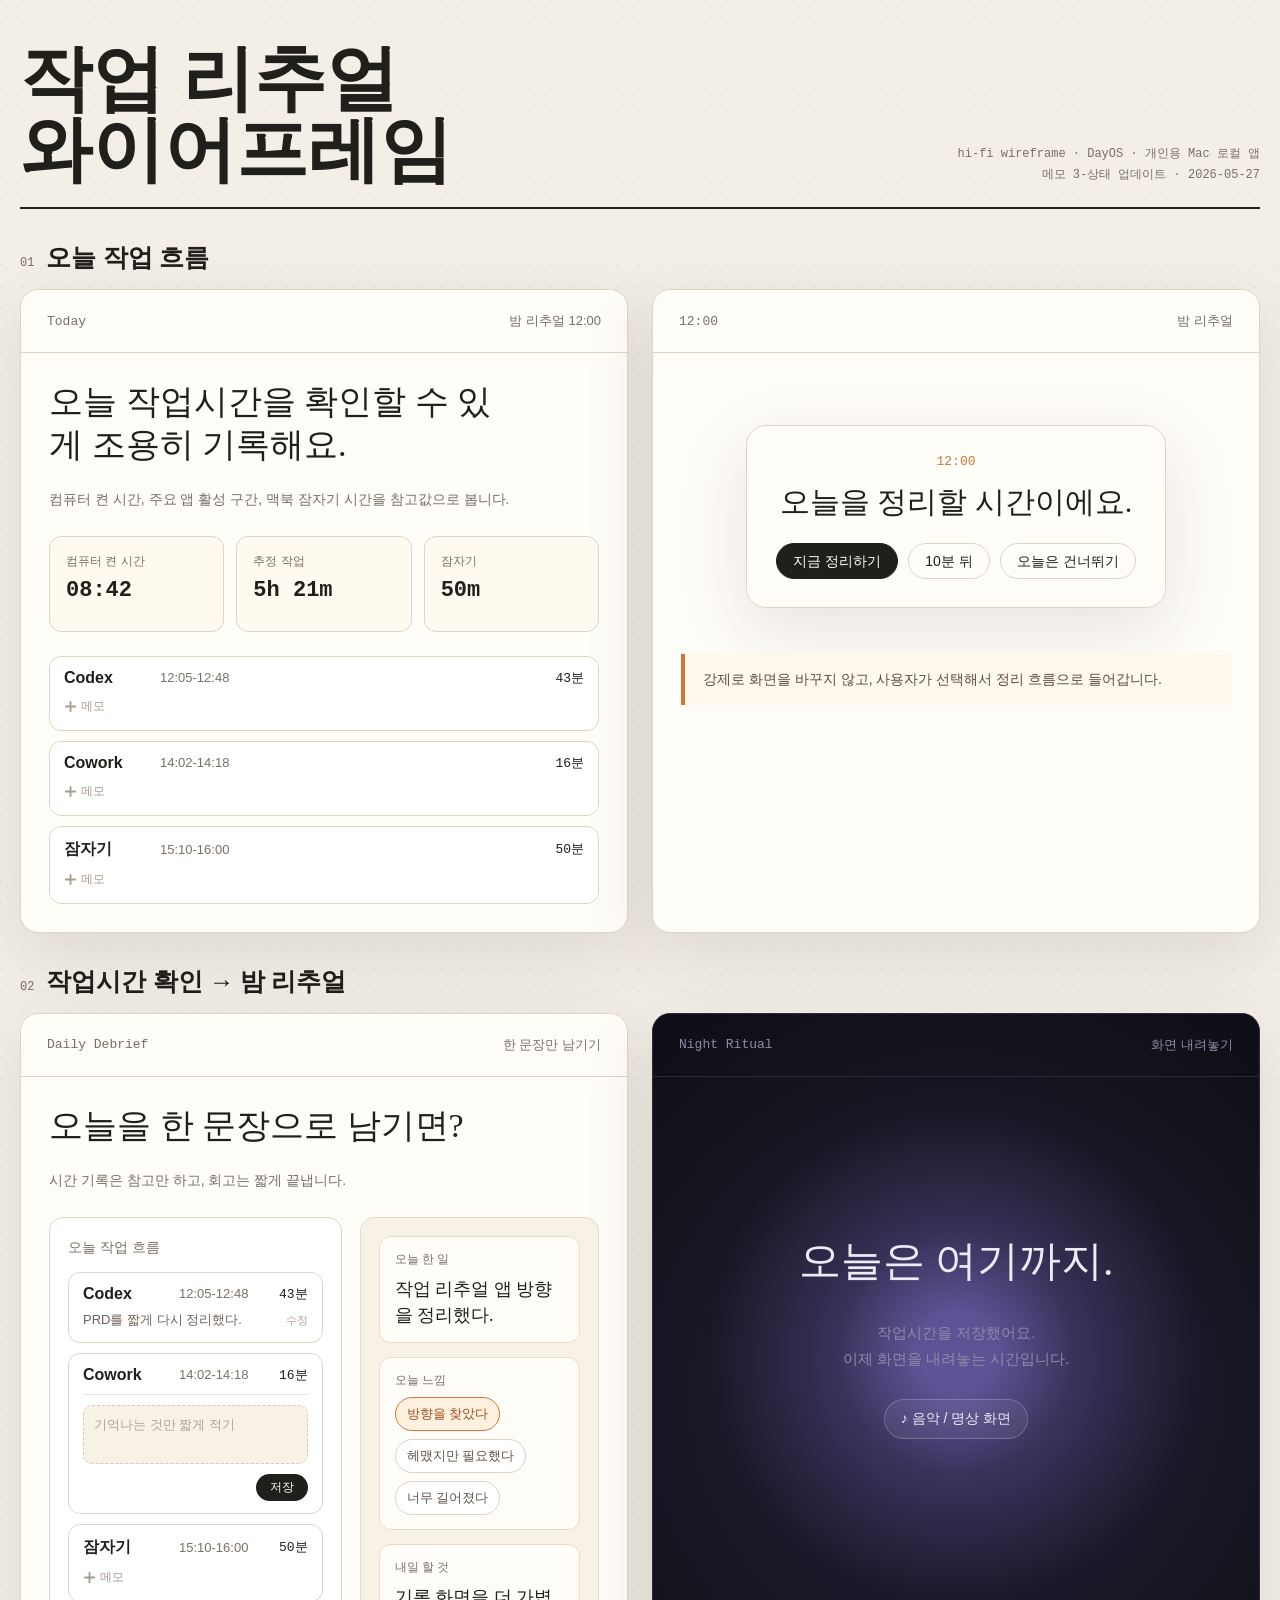
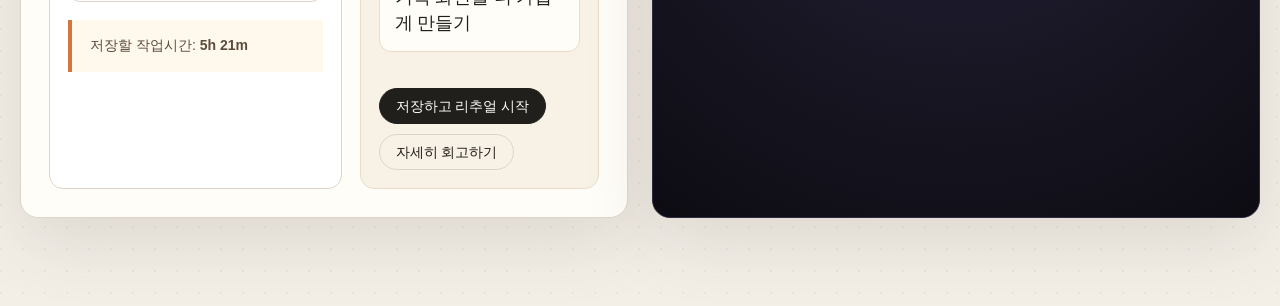
<file: WIREFRAME.html>
<!doctype html>
<html lang="ko">
<head>
  <meta charset="utf-8">
  <meta name="viewport" content="width=device-width, initial-scale=1">
  <title>DayOS · 작업 리추얼 와이어프레임</title>
  <style>
    :root {
      --bg: #f3efe7;
      --paper: #fffdf8;
      --ink: #211f1b;
      --muted: #777066;
      --line: #ded5c6;
      --soft: #f8f1e6;
      --accent: #d2763d;
      --night: #171521;
      --night-ink: #eeeaf5;
      --night-soft: #8f89a8;
      --night-accent: #8c7fe2;
      --shadow: 0 22px 70px rgba(54, 44, 30, 0.12);
    }

    * { box-sizing: border-box; }

    body {
      margin: 0;
      background:
        radial-gradient(circle at 1px 1px, rgba(33, 31, 27, 0.05) 1px, transparent 0),
        var(--bg);
      background-size: 22px 22px;
      color: var(--ink);
      font-family: ui-sans-serif, -apple-system, BlinkMacSystemFont, "Apple SD Gothic Neo", "Noto Sans KR", sans-serif;
    }

    .page {
      width: min(1280px, calc(100% - 40px));
      margin: 0 auto;
      padding: 44px 0 88px;
    }

    header {
      display: flex;
      justify-content: space-between;
      align-items: flex-end;
      gap: 32px;
      padding-bottom: 22px;
      border-bottom: 2px solid var(--ink);
      margin-bottom: 34px;
    }

    h1 {
      margin: 0;
      font-family: ui-serif, Georgia, "Apple SD Gothic Neo", serif;
      font-size: clamp(36px, 6vw, 72px);
      line-height: 0.98;
      font-weight: 650;
    }

    .meta {
      max-width: 340px;
      color: var(--muted);
      font-family: ui-monospace, SFMono-Regular, Menlo, Consolas, monospace;
      font-size: 12px;
      line-height: 1.7;
      text-align: right;
    }

    .section-title {
      display: flex;
      align-items: baseline;
      gap: 12px;
      margin: 34px 0 16px;
    }

    .section-title span {
      font-family: ui-monospace, SFMono-Regular, Menlo, Consolas, monospace;
      color: var(--muted);
      font-size: 12px;
    }

    .section-title h2 {
      margin: 0;
      font-family: ui-serif, Georgia, "Apple SD Gothic Neo", serif;
      font-size: 25px;
      line-height: 1.2;
    }

    .screen-grid {
      display: grid;
      grid-template-columns: repeat(2, minmax(0, 1fr));
      gap: 24px;
    }

    .screen {
      min-height: 520px;
      background: var(--paper);
      border: 1px solid var(--line);
      border-radius: 18px;
      box-shadow: var(--shadow);
      overflow: hidden;
      position: relative;
    }

    .screen.dark {
      background: var(--night);
      color: var(--night-ink);
      border-color: #2f2a43;
    }

    .topbar {
      display: flex;
      justify-content: space-between;
      align-items: center;
      padding: 22px 26px;
      border-bottom: 1px solid var(--line);
      font-size: 13px;
      color: var(--muted);
    }

    .dark .topbar {
      border-bottom-color: #2f2a43;
      color: var(--night-soft);
    }

    .mono {
      font-family: ui-monospace, SFMono-Regular, Menlo, Consolas, monospace;
    }

    .screen-body { padding: 28px; }

    .hero-line {
      font-family: ui-serif, Georgia, "Apple SD Gothic Neo", serif;
      font-size: 34px;
      line-height: 1.25;
      margin: 0 0 22px;
      max-width: 460px;
    }

    .muted { color: var(--muted); font-size: 14px; line-height: 1.7; }
    .dark .muted { color: var(--night-soft); }

    .stat-row {
      display: grid;
      grid-template-columns: repeat(3, 1fr);
      gap: 12px;
      margin-top: 24px;
    }

    .stat {
      border: 1px solid var(--line);
      border-radius: 12px;
      padding: 16px;
      background: #fffaf0;
      min-height: 96px;
    }

    .stat .label { color: var(--muted); font-size: 12px; margin-bottom: 8px; }
    .stat .value {
      font-family: ui-monospace, SFMono-Regular, Menlo, Consolas, monospace;
      font-size: 22px;
      font-weight: 650;
    }

    .timeline { margin-top: 24px; display: grid; gap: 10px; }

    /* ── 세션 카드 ── */
    .session {
      border: 1px solid var(--line);
      border-radius: 12px;
      padding: 12px 14px;
      background: #fff;
    }

    .session-main {
      display: grid;
      grid-template-columns: 84px 1fr auto;
      gap: 12px;
      align-items: center;
    }

    .session .app { font-weight: 700; }
    .session .time { color: var(--muted); font-size: 13px; }
    .session .duration {
      font-family: ui-monospace, SFMono-Regular, Menlo, Consolas, monospace;
      font-size: 13px;
    }

    /* ── 메모 3-상태 ── */

    /* 상태 1: + 메모 */
    .memo-add { margin-top: 8px; }

    .btn-memo {
      display: inline-flex;
      align-items: center;
      gap: 4px;
      background: none;
      border: none;
      padding: 3px 0;
      font: inherit;
      font-size: 12px;
      color: #a79b8d;
      cursor: pointer;
      transition: color 0.15s;
    }

    .btn-memo:hover { color: var(--accent); }

    .btn-memo svg {
      width: 13px; height: 13px;
      stroke: currentColor; fill: none;
      stroke-width: 2; stroke-linecap: round;
    }

    /* 상태 2: 입력창 */
    .memo-input-area {
      margin-top: 10px;
      border-top: 1px solid #eee5d6;
      padding-top: 10px;
    }

    .memo-input-area textarea {
      width: 100%;
      font: inherit;
      font-size: 13px;
      color: var(--ink);
      background: var(--soft);
      border: 1px dashed #d8cbb9;
      border-radius: 9px;
      padding: 9px 10px;
      resize: none;
      min-height: 52px;
      line-height: 1.5;
      outline: none;
      box-sizing: border-box;
    }

    .memo-input-area textarea::placeholder { color: #b0a494; }
    .memo-input-area textarea:focus {
      border-color: var(--accent);
      background: #fffdf8;
    }

    .memo-actions {
      display: flex;
      justify-content: flex-end;
      margin-top: 6px;
    }

    .btn-save {
      font: inherit;
      font-size: 12px;
      color: var(--paper);
      background: var(--ink);
      border: none;
      border-radius: 999px;
      padding: 5px 14px;
      cursor: pointer;
      transition: opacity 0.15s;
    }

    .btn-save:hover { opacity: 0.82; }

    /* 상태 3: 저장된 한 줄 메모 */
    .memo-saved {
      margin-top: 8px;
      display: flex;
      align-items: baseline;
      gap: 6px;
    }

    .memo-saved .memo-text {
      font-size: 13px;
      color: #6d6258;
      line-height: 1.45;
      flex: 1;
    }

    .btn-edit {
      background: none;
      border: none;
      font: inherit;
      font-size: 11px;
      color: #b0a494;
      cursor: pointer;
      padding: 0;
      flex-shrink: 0;
      transition: color 0.15s;
    }

    .btn-edit:hover { color: var(--accent); }

    /* ── 기타 화면 요소 ── */
    .prompt-card {
      width: min(420px, calc(100% - 48px));
      margin: 72px auto 0;
      background: #fffdf8;
      border: 1px solid var(--line);
      border-radius: 20px;
      padding: 28px;
      box-shadow: var(--shadow);
      text-align: center;
    }

    .prompt-time {
      color: var(--accent);
      font-family: ui-monospace, SFMono-Regular, Menlo, Consolas, monospace;
      font-size: 13px;
      margin-bottom: 14px;
    }

    .prompt-title {
      font-family: ui-serif, Georgia, "Apple SD Gothic Neo", serif;
      font-size: 30px;
      line-height: 1.25;
      margin-bottom: 22px;
    }

    .button-row { display: flex; gap: 10px; justify-content: center; flex-wrap: wrap; }

    .button {
      display: inline-block;
      border: 1px solid var(--ink);
      border-radius: 999px;
      background: var(--ink);
      color: white;
      padding: 10px 16px;
      font: inherit;
      font-size: 14px;
      line-height: 1;
      cursor: default;
    }

    .button.secondary {
      background: transparent;
      color: var(--ink);
      border-color: var(--line);
    }

    .review-layout {
      display: grid;
      grid-template-columns: 1.1fr 0.9fr;
      gap: 18px;
      margin-top: 24px;
    }

    .panel {
      border: 1px solid var(--line);
      background: #fff;
      border-radius: 14px;
      padding: 18px;
    }

    .input-card { background: var(--soft); border-color: #eadcc7; }

    .reflection-card { display: grid; gap: 14px; }

    .field {
      border: 1px solid #eadcc7;
      border-radius: 12px;
      background: #fffdf8;
      padding: 14px 15px;
    }

    .field-label { color: var(--muted); font-size: 12px; margin-bottom: 8px; }

    .field-value {
      min-height: 34px;
      color: var(--ink);
      font-family: ui-serif, Georgia, "Apple SD Gothic Neo", serif;
      font-size: 18px;
      line-height: 1.45;
    }

    .chips { display: flex; gap: 8px; flex-wrap: wrap; }

    .chip {
      border: 1px solid #e1d3c0;
      border-radius: 999px;
      background: #fff;
      padding: 7px 11px;
      font-size: 13px;
      color: #5f554b;
    }

    .chip.selected {
      border-color: var(--accent);
      background: #fff1df;
      color: #9b4d22;
    }

    .ritual-visual {
      position: absolute;
      inset: 0;
      background:
        radial-gradient(circle at 50% 42%, rgba(140, 127, 226, 0.55) 0 7%, rgba(140, 127, 226, 0.22) 22%, transparent 45%),
        radial-gradient(circle at 50% 48%, #25213d 0%, #171521 58%, #0d0c13 100%);
    }

    .ritual-content {
      position: relative;
      z-index: 1;
      min-height: 520px;
      display: flex;
      flex-direction: column;
      align-items: center;
      justify-content: center;
      text-align: center;
      padding: 32px;
    }

    .ritual-title {
      font-family: ui-serif, Georgia, "Apple SD Gothic Neo", serif;
      font-size: 42px;
      line-height: 1.25;
      margin: 0 0 18px;
    }

    .ritual-sub { color: var(--night-soft); font-size: 15px; line-height: 1.7; margin-bottom: 28px; }

    .audio-pill {
      display: inline-flex;
      align-items: center;
      gap: 8px;
      border: 1px solid rgba(238, 234, 245, 0.22);
      border-radius: 999px;
      padding: 10px 16px;
      color: var(--night-ink);
      background: rgba(255, 255, 255, 0.06);
      font-size: 14px;
    }

    .note {
      margin-top: 18px;
      padding: 14px 18px;
      border-left: 4px solid var(--accent);
      background: #fff8ed;
      color: #5c4c3d;
      font-size: 14px;
      line-height: 1.7;
    }

    @media (max-width: 980px) {
      header { display: block; }
      .meta { text-align: left; margin-top: 16px; }
      .screen-grid { grid-template-columns: 1fr; }
      .review-layout { grid-template-columns: 1fr; }
    }

    @media (max-width: 640px) {
      .page { width: min(100% - 24px, 1280px); padding-top: 28px; }
      .stat-row { grid-template-columns: 1fr; }
      .session-main { grid-template-columns: 1fr; }
      .screen { min-height: auto; }
      .ritual-content { min-height: 480px; }
    }
  </style>
</head>
<body>
  <main class="page">

    <header>
      <h1>작업 리추얼<br>와이어프레임</h1>
      <div class="meta">
        hi-fi wireframe · DayOS · 개인용 Mac 로컬 앱<br>
        메모 3-상태 업데이트 · 2026-05-27
      </div>
    </header>

    <!-- 01. 오늘 작업 흐름 -->
    <div class="section-title">
      <span>01</span>
      <h2>오늘 작업 흐름</h2>
    </div>
    <div class="screen-grid">

      <section class="screen">
        <div class="topbar">
          <span class="mono">Today</span>
          <span>밤 리추얼 12:00</span>
        </div>
        <div class="screen-body">
          <p class="hero-line">오늘 작업시간을 확인할 수 있게 조용히 기록해요.</p>
          <p class="muted">컴퓨터 켠 시간, 주요 앱 활성 구간, 맥북 잠자기 시간을 참고값으로 봅니다.</p>

          <div class="stat-row">
            <div class="stat">
              <div class="label">컴퓨터 켠 시간</div>
              <div class="value">08:42</div>
            </div>
            <div class="stat">
              <div class="label">추정 작업</div>
              <div class="value">5h 21m</div>
            </div>
            <div class="stat">
              <div class="label">잠자기</div>
              <div class="value">50m</div>
            </div>
          </div>

          <div class="timeline">
            <!-- 기본 상태: + 메모 버튼만 -->
            <div class="session">
              <div class="session-main">
                <div class="app">Codex</div>
                <div class="time">12:05-12:48</div>
                <div class="duration">43분</div>
              </div>
              <div class="memo-add">
                <button class="btn-memo" onclick="openMemo(this)">
                  <svg viewBox="0 0 14 14"><line x1="7" y1="2" x2="7" y2="12"/><line x1="2" y1="7" x2="12" y2="7"/></svg>
                  메모
                </button>
              </div>
            </div>

            <div class="session">
              <div class="session-main">
                <div class="app">Cowork</div>
                <div class="time">14:02-14:18</div>
                <div class="duration">16분</div>
              </div>
              <div class="memo-add">
                <button class="btn-memo" onclick="openMemo(this)">
                  <svg viewBox="0 0 14 14"><line x1="7" y1="2" x2="7" y2="12"/><line x1="2" y1="7" x2="12" y2="7"/></svg>
                  메모
                </button>
              </div>
            </div>

            <div class="session">
              <div class="session-main">
                <div class="app">잠자기</div>
                <div class="time">15:10-16:00</div>
                <div class="duration">50분</div>
              </div>
              <div class="memo-add">
                <button class="btn-memo" onclick="openMemo(this)">
                  <svg viewBox="0 0 14 14"><line x1="7" y1="2" x2="7" y2="12"/><line x1="2" y1="7" x2="12" y2="7"/></svg>
                  메모
                </button>
              </div>
            </div>
          </div>
        </div>
      </section>

      <section class="screen">
        <div class="topbar">
          <span class="mono">12:00</span>
          <span>밤 리추얼</span>
        </div>
        <div class="prompt-card">
          <div class="prompt-time">12:00</div>
          <div class="prompt-title">오늘을 정리할 시간이에요.</div>
          <div class="button-row">
            <span class="button">지금 정리하기</span>
            <span class="button secondary">10분 뒤</span>
            <span class="button secondary">오늘은 건너뛰기</span>
          </div>
        </div>
        <div class="screen-body">
          <div class="note">강제로 화면을 바꾸지 않고, 사용자가 선택해서 정리 흐름으로 들어갑니다.</div>
        </div>
      </section>

    </div>

    <!-- 02. 작업시간 확인 → 밤 리추얼 -->
    <div class="section-title">
      <span>02</span>
      <h2>작업시간 확인 → 밤 리추얼</h2>
    </div>
    <div class="screen-grid">

      <section class="screen">
        <div class="topbar">
          <span class="mono">Daily Debrief</span>
          <span>한 문장만 남기기</span>
        </div>
        <div class="screen-body">
          <p class="hero-line">오늘을 한 문장으로 남기면?</p>
          <p class="muted">시간 기록은 참고만 하고, 회고는 짧게 끝냅니다.</p>

          <div class="review-layout">
            <div class="panel">
              <div class="muted">오늘 작업 흐름</div>
              <div class="timeline" style="margin-top: 12px;">

                <!-- Codex: 상태 3 — 메모 저장됨 -->
                <div class="session">
                  <div class="session-main">
                    <div class="app">Codex</div>
                    <div class="time">12:05-12:48</div>
                    <div class="duration">43분</div>
                  </div>
                  <div class="memo-saved">
                    <span class="memo-text">PRD를 짧게 다시 정리했다.</span>
                    <button class="btn-edit" onclick="editMemo(this)">수정</button>
                  </div>
                </div>

                <!-- Cowork: 상태 2 — 입력창 펼쳐짐 -->
                <div class="session">
                  <div class="session-main">
                    <div class="app">Cowork</div>
                    <div class="time">14:02-14:18</div>
                    <div class="duration">16분</div>
                  </div>
                  <div class="memo-input-area">
                    <textarea placeholder="기억나는 것만 짧게 적기"></textarea>
                    <div class="memo-actions">
                      <button class="btn-save" onclick="saveMemo(this)">저장</button>
                    </div>
                  </div>
                </div>

                <!-- 잠자기: 상태 1 — + 메모 버튼만 -->
                <div class="session">
                  <div class="session-main">
                    <div class="app">잠자기</div>
                    <div class="time">15:10-16:00</div>
                    <div class="duration">50분</div>
                  </div>
                  <div class="memo-add">
                    <button class="btn-memo" onclick="openMemo(this)">
                      <svg viewBox="0 0 14 14"><line x1="7" y1="2" x2="7" y2="12"/><line x1="2" y1="7" x2="12" y2="7"/></svg>
                      메모
                    </button>
                  </div>
                </div>

              </div>
              <div class="note">저장할 작업시간: <strong>5h 21m</strong></div>
            </div>

            <div class="panel input-card reflection-card">
              <div class="field">
                <div class="field-label">오늘 한 일</div>
                <div class="field-value">작업 리추얼 앱 방향을 정리했다.</div>
              </div>

              <div class="field">
                <div class="field-label">오늘 느낌</div>
                <div class="chips">
                  <span class="chip selected">방향을 찾았다</span>
                  <span class="chip">헤맸지만 필요했다</span>
                  <span class="chip">너무 길어졌다</span>
                </div>
              </div>

              <div class="field">
                <div class="field-label">내일 할 것</div>
                <div class="field-value">기록 화면을 더 가볍게 만들기</div>
              </div>

              <div class="button-row" style="justify-content: flex-start; margin-top: 22px;">
                <span class="button">저장하고 리추얼 시작</span>
                <span class="button secondary">자세히 회고하기</span>
              </div>
            </div>
          </div>
        </div>
      </section>

      <section class="screen dark">
        <div class="ritual-visual"></div>
        <div class="topbar" style="position: relative; z-index: 2;">
          <span class="mono">Night Ritual</span>
          <span>화면 내려놓기</span>
        </div>
        <div class="ritual-content">
          <p class="ritual-title">오늘은 여기까지.</p>
          <p class="ritual-sub">작업시간을 저장했어요.<br>이제 화면을 내려놓는 시간입니다.</p>
          <div class="audio-pill">♪ 음악 / 명상 화면</div>
        </div>
      </section>

    </div>
  </main>

  <script>
    /* 상태 1 → 2: + 메모 클릭 */
    function openMemo(btn) {
      const session = btn.closest('.session');
      btn.closest('.memo-add').remove();
      const area = document.createElement('div');
      area.className = 'memo-input-area';
      area.innerHTML =
        '<textarea placeholder="기억나는 것만 짧게 적기"></textarea>' +
        '<div class="memo-actions"><button class="btn-save" onclick="saveMemo(this)">저장</button></div>';
      session.appendChild(area);
      area.querySelector('textarea').focus();
    }

    /* 상태 2 → 3: 저장 클릭 */
    function saveMemo(btn) {
      const area = btn.closest('.memo-input-area');
      const val = area.querySelector('textarea').value.trim();
      if (!val) { area.querySelector('textarea').focus(); return; }
      const session = area.closest('.session');
      area.remove();
      const saved = document.createElement('div');
      saved.className = 'memo-saved';
      saved.innerHTML =
        '<span class="memo-text">' + val + '</span>' +
        '<button class="btn-edit" onclick="editMemo(this)">수정</button>';
      session.appendChild(saved);
    }

    /* 상태 3 → 2: 수정 클릭 */
    function editMemo(btn) {
      const saved = btn.closest('.memo-saved');
      const currentText = saved.querySelector('.memo-text').textContent;
      const session = saved.closest('.session');
      saved.remove();
      const area = document.createElement('div');
      area.className = 'memo-input-area';
      area.innerHTML =
        '<textarea placeholder="기억나는 것만 짧게 적기"></textarea>' +
        '<div class="memo-actions"><button class="btn-save" onclick="saveMemo(this)">저장</button></div>';
      session.appendChild(area);
      const ta = area.querySelector('textarea');
      ta.value = currentText;
      ta.focus();
    }
  </script>
</body>
</html>
</file>
